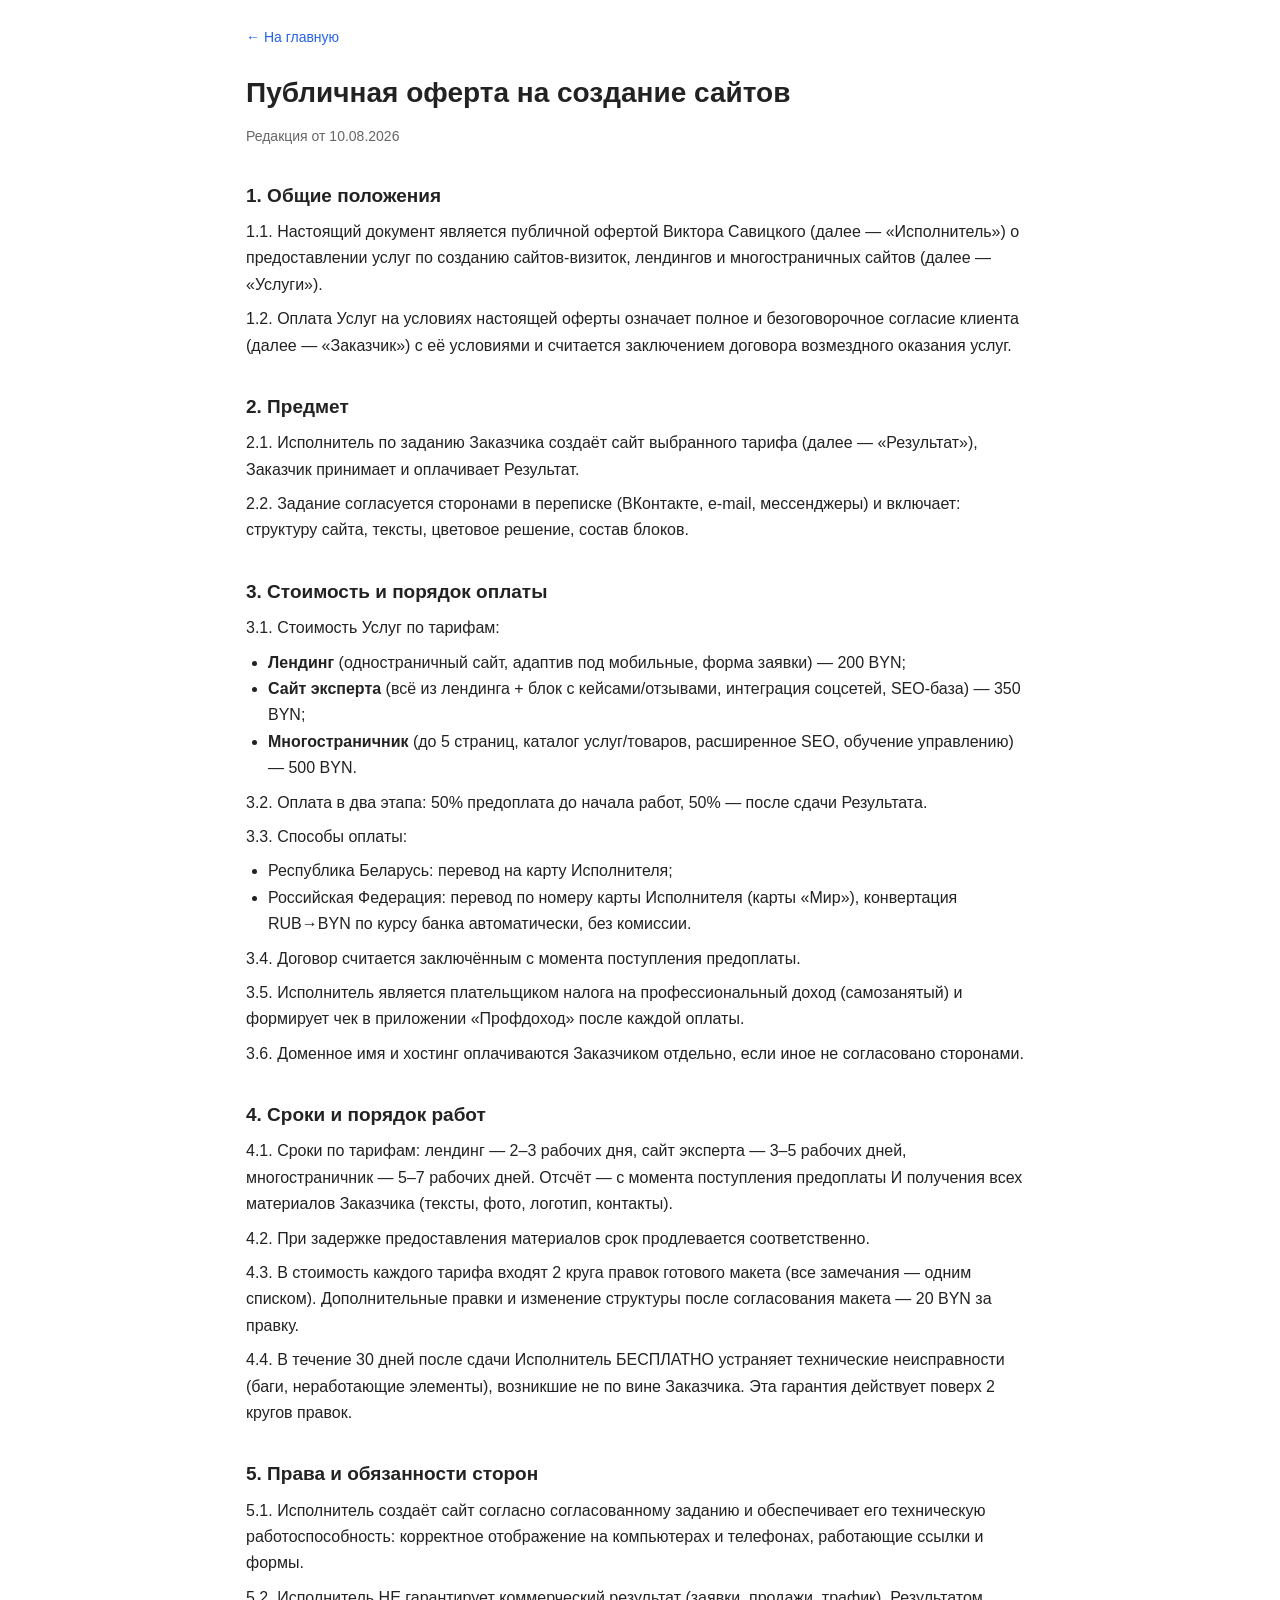
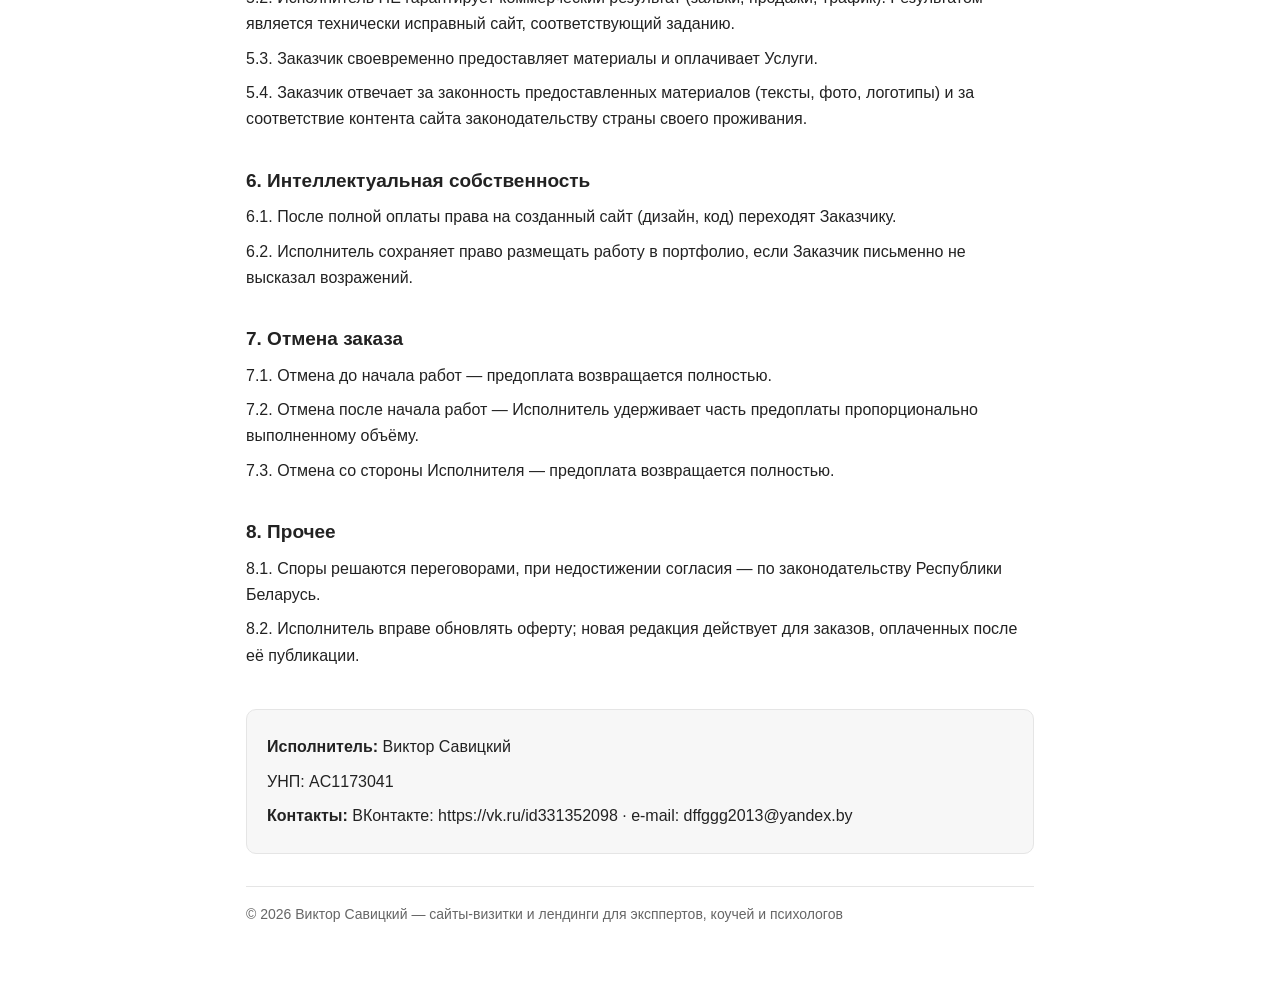
<file: offer.html>
<!DOCTYPE html>
<html lang="ru">

<head>
  <meta charset="UTF-8">
  <meta name="viewport" content="width=device-width, initial-scale=1.0">
  <title>Публичная оферта — Виктор Савицкий | Веб-разработчик</title>
  <meta name="description"
    content="Условия работы по созданию сайтов-визиток и лендингов. Прозрачные цены, сроки и гарантии.">
  <style>
    :root {
      --text: #222;
      --muted: #666;
      --accent: #2563eb;
      --bg: #fff;
      --line: #e5e5e5
    }

    * {
      box-sizing: border-box
    }

    body {
      margin: 0;
      font-family: -apple-system, BlinkMacSystemFont, "Segoe UI", Roboto, Arial, sans-serif;
      color: var(--text);
      background: var(--bg);
      line-height: 1.65
    }

    .wrap {
      max-width: 820px;
      margin: 0 auto;
      padding: 24px 16px 64px
    }

    .back {
      color: var(--accent);
      text-decoration: none;
      font-size: 14px
    }

    h1 {
      font-size: 28px;
      margin: 20px 0 8px
    }

    h2 {
      font-size: 19px;
      margin: 32px 0 8px
    }

    p {
      margin: 8px 0
    }

    ul {
      margin: 8px 0;
      padding-left: 22px
    }

    .updated {
      color: var(--muted);
      font-size: 14px
    }

    .requisites {
      background: #f7f7f7;
      border: 1px solid var(--line);
      border-radius: 10px;
      padding: 16px 20px;
      margin-top: 40px
    }

    footer {
      margin-top: 32px;
      padding-top: 16px;
      border-top: 1px solid var(--line);
      color: var(--muted);
      font-size: 14px
    }
  </style>
</head>

<body>
  <div class="wrap">
    <a class="back" href="index.html">← На главную</a>
    <h1>Публичная оферта на создание сайтов</h1>
    <p class="updated">Редакция от 10.08.2026</p>

    <h2>1. Общие положения</h2>
    <p>1.1. Настоящий документ является публичной офертой Виктора Савицкого (далее — «Исполнитель») о предоставлении
      услуг по созданию сайтов-визиток, лендингов и многостраничных сайтов (далее — «Услуги»).</p>
    <p>1.2. Оплата Услуг на условиях настоящей оферты означает полное и безоговорочное согласие клиента (далее —
      «Заказчик») с её условиями и считается заключением договора возмездного оказания услуг.</p>

    <h2>2. Предмет</h2>
    <p>2.1. Исполнитель по заданию Заказчика создаёт сайт выбранного тарифа (далее — «Результат»), Заказчик принимает и
      оплачивает Результат.</p>
    <p>2.2. Задание согласуется сторонами в переписке (ВКонтакте, e-mail, мессенджеры) и включает: структуру сайта,
      тексты, цветовое решение, состав блоков.</p>

    <h2>3. Стоимость и порядок оплаты</h2>
    <p>3.1. Стоимость Услуг по тарифам:</p>
    <ul>
      <li><strong>Лендинг</strong> (одностраничный сайт, адаптив под мобильные, форма заявки) — 200 BYN;</li>
      <li><strong>Сайт эксперта</strong> (всё из лендинга + блок с кейсами/отзывами, интеграция соцсетей, SEO-база) —
        350 BYN;</li>
      <li><strong>Многостраничник</strong> (до 5 страниц, каталог услуг/товаров, расширенное SEO, обучение управлению) —
        500 BYN.</li>
    </ul>
    <p>3.2. Оплата в два этапа: 50% предоплата до начала работ, 50% — после сдачи Результата.</p>
    <p>3.3. Способы оплаты:</p>
    <ul>
      <li>Республика Беларусь: перевод на карту Исполнителя;</li>
      <li>Российская Федерация: перевод по номеру карты Исполнителя (карты «Мир»), конвертация RUB→BYN по курсу банка
        автоматически, без комиссии.</li>
    </ul>
    <p>3.4. Договор считается заключённым с момента поступления предоплаты.</p>
    <p>3.5. Исполнитель является плательщиком налога на профессиональный доход (самозанятый) и формирует чек в
      приложении «Профдоход» после каждой оплаты.</p>
    <p>3.6. Доменное имя и хостинг оплачиваются Заказчиком отдельно, если иное не согласовано сторонами.</p>

    <h2>4. Сроки и порядок работ</h2>
    <p>4.1. Сроки по тарифам: лендинг — 2–3 рабочих дня, сайт эксперта — 3–5 рабочих дней, многостраничник — 5–7 рабочих
      дней. Отсчёт — с момента поступления предоплаты И получения всех материалов Заказчика (тексты, фото, логотип,
      контакты).</p>
    <p>4.2. При задержке предоставления материалов срок продлевается соответственно.</p>
    <p>4.3. В стоимость каждого тарифа входят 2 круга правок готового макета (все замечания — одним списком).
      Дополнительные правки и изменение структуры после согласования макета — 20 BYN за правку.</p>
    <p>4.4. В течение 30 дней после сдачи Исполнитель БЕСПЛАТНО устраняет технические неисправности (баги, неработающие
      элементы), возникшие не по вине Заказчика. Эта гарантия действует поверх 2 кругов правок.</p>

    <h2>5. Права и обязанности сторон</h2>
    <p>5.1. Исполнитель создаёт сайт согласно согласованному заданию и обеспечивает его техническую работоспособность:
      корректное отображение на компьютерах и телефонах, работающие ссылки и формы.</p>
    <p>5.2. Исполнитель НЕ гарантирует коммерческий результат (заявки, продажи, трафик). Результатом является технически
      исправный сайт, соответствующий заданию.</p>
    <p>5.3. Заказчик своевременно предоставляет материалы и оплачивает Услуги.</p>
    <p>5.4. Заказчик отвечает за законность предоставленных материалов (тексты, фото, логотипы) и за соответствие
      контента сайта законодательству страны своего проживания.</p>

    <h2>6. Интеллектуальная собственность</h2>
    <p>6.1. После полной оплаты права на созданный сайт (дизайн, код) переходят Заказчику.</p>
    <p>6.2. Исполнитель сохраняет право размещать работу в портфолио, если Заказчик письменно не высказал возражений.
    </p>

    <h2>7. Отмена заказа</h2>
    <p>7.1. Отмена до начала работ — предоплата возвращается полностью.</p>
    <p>7.2. Отмена после начала работ — Исполнитель удерживает часть предоплаты пропорционально выполненному объёму.</p>
    <p>7.3. Отмена со стороны Исполнителя — предоплата возвращается полностью.</p>

    <h2>8. Прочее</h2>
    <p>8.1. Споры решаются переговорами, при недостижении согласия — по законодательству Республики Беларусь.</p>
    <p>8.2. Исполнитель вправе обновлять оферту; новая редакция действует для заказов, оплаченных после её публикации.
    </p>

    <!-- ЗАПОЛНИ после регистрации в «Профдоход»: УНП и контакты -->
    <div class="requisites">
      <p><strong>Исполнитель:</strong> Виктор Савицкий</p>
      <p><strong><!--Статус:--></strong> <!--плательщик налога на профессиональный доход (самозанятый),--> УНП:
        AC1173041</p>
      <p><strong>Контакты:</strong> ВКонтакте: https://vk.ru/id331352098 · e-mail: dffggg2013@yandex.by</p>
    </div>

    <footer>© 2026 Виктор Савицкий — сайты-визитки и лендинги для эксппертов, коучей и психологов</footer>
  </div>
</body>

</html>
</file>
